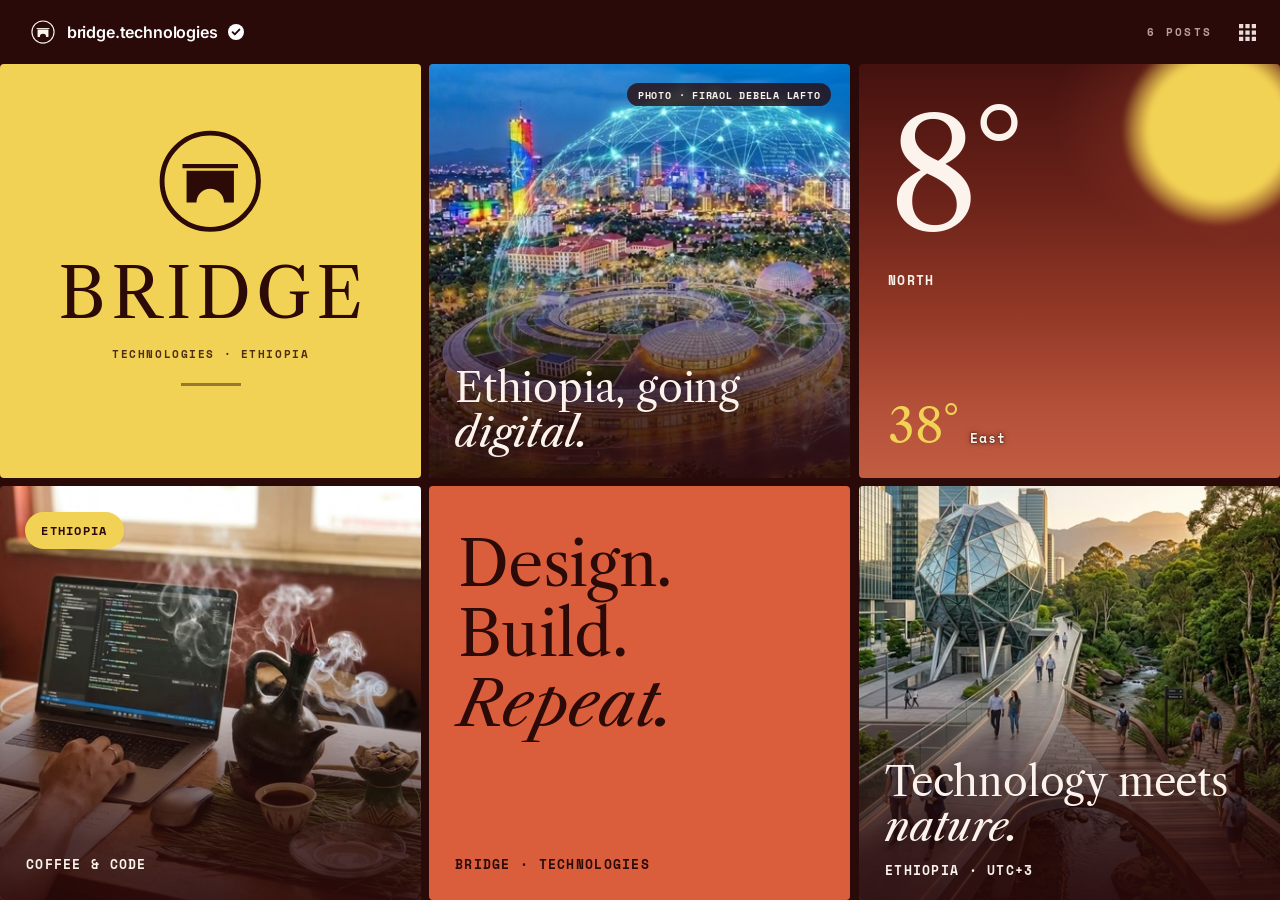
<file: index.html>
<!doctype html>
<html lang="en" dir="ltr">
<head>
  <meta charset="utf-8">
  <meta name="viewport" content="width=device-width, initial-scale=1">
  <title>Bridge Technologies — Technology company in Ethiopia</title>
  <meta name="description" content="Bridge Technologies is a technology company based in Ethiopia.">
  <meta name="color-scheme" content="dark">
  <meta name="theme-color" content="#2A0909">

  <!-- Open Graph / social preview. Add og:url and an absolute og:image once the production domain is known. -->
  <meta property="og:type" content="website">
  <meta property="og:site_name" content="Bridge Technologies">
  <meta property="og:title" content="Bridge Technologies">
  <meta property="og:description" content="Bridge Technologies is a technology company based in Ethiopia.">
  <meta property="og:locale" content="en_US">
  <meta name="twitter:card" content="summary_large_image">

  <link rel="icon" href="assets/images/favicon.svg" type="image/svg+xml">

  <!-- Above-the-fold fonts, self-hosted -->
  <link rel="preload" href="assets/fonts/libre-caslon-text-latin-400-normal.woff2" as="font" type="font/woff2" crossorigin>
  <link rel="stylesheet" href="assets/css/styles.css">

  <script type="application/ld+json">
  {
    "@context": "https://schema.org",
    "@type": "Organization",
    "name": "Bridge Technologies",
    "description": "Technology company based in Ethiopia.",
    "address": { "@type": "PostalAddress", "addressCountry": "ET" }
  }
  </script>
</head>
<body>
  <!-- Shared brand mark: a solid arch bridge inside a ring (stands in for the reference's flame mark) -->
  <svg class="visually-hidden" aria-hidden="true" focusable="false">
    <symbol id="bridge-mark" viewBox="0 0 64 64">
      <circle cx="32" cy="32" r="29.5" fill="none" stroke="currentColor" stroke-width="3"/>
      <path fill="currentColor" d="M17.5 25.5H46.5V45H40.4A8.4 8.4 0 0 0 23.6 45H17.5Z"/>
      <path fill="currentColor" d="M15 21.5h34v2.6H15z"/>
    </symbol>
  </svg>

  <main class="page">
    <article class="profile" aria-labelledby="brand-title">
      <header class="profile__bar">
        <p class="profile__id">
          <svg class="profile__avatar" aria-hidden="true" focusable="false"><use href="#bridge-mark"/></svg>
          <span class="profile__handle">bridge.technologies</span>
          <svg class="profile__badge" viewBox="0 0 16 16" aria-hidden="true" focusable="false">
            <circle cx="8" cy="8" r="8" fill="currentColor"/>
            <path d="M4.6 8.2l2.2 2.2 4.6-4.8" fill="none" stroke="#2A0909" stroke-width="1.9" stroke-linecap="round" stroke-linejoin="round"/>
          </svg>
        </p>
        <p class="profile__meta">
          <span class="profile__count">6 posts</span>
          <svg class="profile__grid-icon" viewBox="0 0 16 16" aria-hidden="true" focusable="false">
            <path fill="currentColor" d="M0 0h4v4H0zM6 0h4v4H6zM12 0h4v4h-4zM0 6h4v4H0zM6 6h4v4H6zM12 6h4v4h-4zM0 12h4v4H0zM6 12h4v4H6zM12 12h4v4h-4z"/>
          </svg>
        </p>
      </header>

      <ul class="grid" role="list">
        <!-- 1 · Brand -->
        <li class="tile tile--brand">
          <svg class="brand__mark" aria-hidden="true" focusable="false"><use href="#bridge-mark"/></svg>
          <h1 class="brand" id="brand-title">
            <span class="brand__name">Bridge</span>
            <span class="brand__tag">Technologies · Ethiopia</span>
          </h1>
          <span class="brand__rule" aria-hidden="true"></span>
        </li>

        <!-- 2 · Ethiopia Going Digital -->
        <li class="tile tile--photo">
          <figure class="tile__figure">
            <picture>
              <source type="image/avif" srcset="assets/images/photos/ethiopia-going-digital-448.avif 448w, assets/images/photos/ethiopia-going-digital-658.avif 658w" sizes="(max-width: 559.98px) 100vw, (max-width: 639.98px) 50vw, (max-aspect-ratio: 5/4) 50vw, 34vw">
              <source type="image/webp" srcset="assets/images/photos/ethiopia-going-digital-448.webp 448w, assets/images/photos/ethiopia-going-digital-658.webp 658w" sizes="(max-width: 559.98px) 100vw, (max-width: 639.98px) 50vw, (max-aspect-ratio: 5/4) 50vw, 34vw">
              <img class="tile__img tile__img--digital" src="assets/images/photos/ethiopia-going-digital.jpg" width="658" height="592" alt="Addis Ababa at night: a ring-shaped modern complex with glass domes and an illuminated skyline, overlaid with a glowing digital network dome." fetchpriority="high" decoding="async">
            </picture>
            <figcaption class="caption">Ethiopia, going <em>digital.</em></figcaption>
            <small class="photo-credit">Photo · Firaol Debela Lafto</small>
          </figure>
        </li>

        <!-- 3 · Location -->
        <li class="tile tile--sun">
          <span class="sun" aria-hidden="true"></span>
          <p class="visually-hidden">Based in Ethiopia, at roughly 8 degrees north and 38 degrees east.</p>
          <div class="reading" aria-hidden="true">
            <p class="reading__value">8<sup>°</sup></p>
            <p class="label">North</p>
          </div>
          <p class="reading reading--minor" aria-hidden="true">
            <span class="reading__minor-value">38<sup>°</sup></span>
            <span class="label label--inline">East</span>
          </p>
        </li>

        <!-- 4 · Ethiopian Digital Lifestyle -->
        <li class="tile tile--photo">
          <figure class="tile__figure">
            <picture>
              <source type="image/avif" srcset="assets/images/photos/ethiopian-digital-lifestyle-448.avif 448w, assets/images/photos/ethiopian-digital-lifestyle-640.avif 640w, assets/images/photos/ethiopian-digital-lifestyle-896.avif 896w" sizes="(max-width: 559.98px) 100vw, (max-width: 639.98px) 50vw, (max-aspect-ratio: 5/4) 50vw, 34vw">
              <source type="image/webp" srcset="assets/images/photos/ethiopian-digital-lifestyle-448.webp 448w, assets/images/photos/ethiopian-digital-lifestyle-640.webp 640w, assets/images/photos/ethiopian-digital-lifestyle-896.webp 896w" sizes="(max-width: 559.98px) 100vw, (max-width: 639.98px) 50vw, (max-aspect-ratio: 5/4) 50vw, 34vw">
              <img class="tile__img tile__img--lifestyle" src="assets/images/photos/ethiopian-digital-lifestyle.jpg" width="896" height="1200" alt="A morning desk by the window: hands on a laptop showing code, beside a jebena coffee pot, a cup of coffee and burning incense on fresh grass." loading="lazy" decoding="async">
            </picture>
            <figcaption>
              <span class="pill">Ethiopia</span>
              <span class="label label--foot">Coffee &amp; code</span>
            </figcaption>
          </figure>
        </li>

        <!-- 5 · Statement -->
        <li class="tile tile--statement">
          <p class="statement">Design.<br>Build.<br><em>Repeat.</em></p>
          <p class="label label--foot label--dark">Bridge · Technologies</p>
        </li>

        <!-- 6 · Technology Meets Nature -->
        <li class="tile tile--photo">
          <figure class="tile__figure">
            <picture>
              <source type="image/avif" srcset="assets/images/photos/technology-meets-nature-448.avif 448w, assets/images/photos/technology-meets-nature-640.avif 640w, assets/images/photos/technology-meets-nature-896.avif 896w" sizes="(max-width: 559.98px) 100vw, (max-width: 639.98px) 50vw, (max-aspect-ratio: 5/4) 50vw, 34vw">
              <source type="image/webp" srcset="assets/images/photos/technology-meets-nature-448.webp 448w, assets/images/photos/technology-meets-nature-640.webp 640w, assets/images/photos/technology-meets-nature-896.webp 896w" sizes="(max-width: 559.98px) 100vw, (max-width: 639.98px) 50vw, (max-aspect-ratio: 5/4) 50vw, 34vw">
              <img class="tile__img tile__img--nature" src="assets/images/photos/technology-meets-nature.jpg" width="896" height="1195" alt="People walking along a curved footbridge over a rocky stream, linking glass towers and a geodesic glass building to a forest trail and mountains at golden hour." loading="lazy" decoding="async">
            </picture>
            <figcaption class="caption caption--stacked">
              Technology meets <em>nature.</em>
              <span class="label">Ethiopia · UTC+3</span>
            </figcaption>
          </figure>
        </li>
      </ul>
    </article>
  </main>
</body>
</html>
</file>
<file: assets/css/styles.css>
/* ==========================================================================
   Bridge Technologies — landing page
   Full-bleed layout: a header bar across the top and a tile grid filling the
   rest of the viewport. Everything inside a tile is sized in cqmin (the tile's
   smaller side), so the proportions measured from the reference (350px tile)
   hold at any tile size.
   ========================================================================== */

/* ---------- Fonts (self-hosted, SIL OFL) ---------- */
@font-face {
  font-family: "Libre Caslon Text";
  src: url("../fonts/libre-caslon-text-latin-400-normal.woff2") format("woff2");
  font-weight: 400;
  font-style: normal;
  font-display: swap;
}
@font-face {
  font-family: "Libre Caslon Text";
  src: url("../fonts/libre-caslon-text-latin-400-italic.woff2") format("woff2");
  font-weight: 400;
  font-style: italic;
  font-display: swap;
}
@font-face {
  font-family: "Space Mono";
  src: url("../fonts/space-mono-latin-700-normal.woff2") format("woff2");
  font-weight: 700;
  font-style: normal;
  font-display: swap;
}
@font-face {
  font-family: "Inter";
  src: url("../fonts/inter-latin-600-normal.woff2") format("woff2");
  font-weight: 600;
  font-style: normal;
  font-display: swap;
}

/* ---------- Design tokens ---------- */
:root {
  /* Palette named in the reference */
  --midnight-merlot: #480d0e;
  --solar-orange: #db5e3c;
  --daybreak-yellow: #f2d254;

  /* Supporting tones sampled from the reference */
  --merlot-deep: #2a0909;   /* card + header surface */
  --merlot-ink: #2b0a08;    /* type on yellow / orange */
  --cream: #fbf3ec;         /* type on photos */
  --muted: #b8a09c;         /* "6 posts" */

  --font-serif: "Libre Caslon Text", "Iowan Old Style", "Palatino Linotype", Georgia, serif;
  --font-mono: "Space Mono", ui-monospace, "SFMono-Regular", Menlo, Consolas, monospace;
  --font-ui: "Inter", system-ui, -apple-system, "Segoe UI", Roboto, sans-serif;

  --bar-h: 64px;     /* header bar height (reference: 64px) */
  --gutter: 8px;     /* gap between tiles (reference: 8px) */
}

/* ---------- Base ---------- */
*,
*::before,
*::after {
  box-sizing: border-box;
}

html {
  -webkit-text-size-adjust: 100%;
  text-size-adjust: 100%;
}

body {
  margin: 0;
  min-height: 100vh;
  min-height: 100dvh;
  background: var(--merlot-deep);
  color: var(--cream);
  font-family: var(--font-serif);
  -webkit-font-smoothing: antialiased;
  -moz-osx-font-smoothing: grayscale;
  text-rendering: optimizeLegibility;
}

h1,
p,
figure,
ul {
  margin: 0;
  padding: 0;
}

img,
svg,
picture {
  display: block;
  max-width: 100%;
}

em {
  font-style: italic;
}

.visually-hidden {
  position: absolute !important;
  width: 1px;
  height: 1px;
  padding: 0;
  margin: -1px;
  overflow: hidden;
  clip: rect(0 0 0 0);
  clip-path: inset(50%);
  white-space: nowrap;
  border: 0;
}

/* ---------- Page (full-bleed: no outer frame) ---------- */
.page {
  min-height: 100vh;
  min-height: 100dvh;
}

.profile {
  container: profile / inline-size;
  display: flex;
  flex-direction: column;
  min-height: 100vh;
  min-height: 100dvh;
}

/* Header bar: avatar · handle · badge ........ 6 POSTS · grid icon */
.profile__bar {
  flex: none;
  display: flex;
  align-items: center;
  justify-content: space-between;
  height: var(--bar-h);
  padding-inline: clamp(16px, 2.4vw, 32px) clamp(16px, 1.9vw, 28px);
  background: var(--merlot-deep);
}

.profile__id,
.profile__meta {
  display: flex;
  align-items: center;
}

.profile__avatar {
  width: 24px;
  height: 24px;
  color: var(--cream);
}

.profile__handle {
  margin-inline-start: 12px;
  font-family: var(--font-ui);
  font-weight: 600;
  font-size: 16px;
  letter-spacing: -0.01em;
  color: #fff;
}

.profile__badge {
  width: 16px;
  height: 16px;
  margin-inline-start: 10px;
  color: #fff;
}

.profile__count {
  font-family: var(--font-mono);
  font-weight: 700;
  font-size: 11px;
  letter-spacing: 0.22em;
  text-transform: uppercase;
  color: var(--muted);
}

.profile__grid-icon {
  width: 17px;
  height: 17px;
  margin-inline-start: 26px;
  color: #e9dcda;
}

/* ---------- Grid ----------
   Tiles run edge to edge. Row height fills the space left under the header,
   clamped between 0.75x and 1.02x the tile width (the reference tile is 350 x 357)
   so tiles never get too squat or too tall. */
.grid {
  --cols: 3;
  --rows: 2;
  --tile-w: calc((100cqi - (var(--cols) - 1) * var(--gutter)) / var(--cols));
  --fill-h: calc((100dvh - var(--bar-h) - (var(--rows) - 1) * var(--gutter)) / var(--rows));
  flex: 1 0 auto;
  list-style: none;
  display: grid;
  grid-template-columns: repeat(var(--cols), minmax(0, 1fr));
  grid-auto-rows: clamp(calc(var(--tile-w) * 0.75), var(--fill-h), calc(var(--tile-w) * 1.02));
  gap: var(--gutter);
  align-content: start;
}

/* Portrait tablets and narrow windows: 2 columns x 3 rows */
@media (max-width: 639.98px), (max-aspect-ratio: 5/4) {
  .grid {
    --cols: 2;
    --rows: 3;
  }
}

/* Phones: single column, natural scroll */
@media (max-width: 559.98px) {
  :root {
    --bar-h: 56px;
  }
  .grid {
    --cols: 1;
    grid-auto-rows: calc(var(--tile-w) * 1.02);
  }
  .profile__handle {
    font-size: 15px;
  }
  .profile__grid-icon {
    margin-inline-start: 18px;
  }
}

/* ---------- Tile (shared) ---------- */
.tile {
  container: tile / size;
  position: relative;
  overflow: hidden;
  border-radius: 4px;
  isolation: isolate;
}

.tile__figure,
.tile__figure picture {
  position: absolute;
  inset: 0;
}

.tile__img {
  width: 100%;
  height: 100%;
  object-fit: cover;
}

/* Merlot shade at the foot of each photo, as in the reference, so captions stay legible.
   Applied as an overlay; the image files are untouched. */
.tile__figure::after {
  content: "";
  position: absolute;
  inset: 0;
  pointer-events: none;
  background: linear-gradient(
    180deg,
    rgb(42 9 9 / 0) 42%,
    rgb(42 9 9 / 0.45) 64%,
    rgb(42 9 9 / 0.82) 86%,
    rgb(42 9 9 / 0.9) 100%
  );
}

/* Crop focus for each provided photo (the files themselves are uncropped) */
.tile__img--digital {
  object-position: 55% 60%;   /* domed ring building and network dome */
}

/* Photographer credit for the Addis Ababa photo */
.photo-credit {
  position: absolute;
  top: 4.6cqmin;
  right: 4.6cqmin;
  z-index: 1;
  font-family: var(--font-mono);
  font-weight: 700;
  font-size: max(8px, 2.3cqmin);
  letter-spacing: 0.08em;
  text-transform: uppercase;
  padding: 1.1cqmin 2.6cqmin;
  border-radius: 999px;
  background: rgb(42 9 9 / 0.78);
  color: var(--cream);
  -webkit-backdrop-filter: blur(4px);
  backdrop-filter: blur(4px);
}

.tile__img--lifestyle {
  object-position: 50% 62%;   /* laptop, hand and jebena */
}

.tile__img--nature {
  object-position: 50% 58%;   /* bridge, glass dome and stream */
}

/* Tiny monospaced caption used across tiles */
.label {
  font-family: var(--font-mono);
  font-weight: 700;
  font-size: max(9px, 3.1cqmin);
  line-height: 1.2;
  letter-spacing: 0.1em;
  text-transform: uppercase;
}

.label--foot {
  position: absolute;
  left: 6.3cqmin;
  bottom: 6.6cqmin;
  z-index: 1;
  color: var(--cream);
}

.label--dark {
  color: var(--merlot-ink);
}

/* Serif caption over photos ("Steam, then silence." in the reference) */
.caption {
  position: absolute;
  left: 6.3cqmin;
  right: 6.3cqmin;
  bottom: 5.4cqmin;
  z-index: 1;
  font-family: var(--font-serif);
  font-size: 9.7cqmin;
  line-height: 1.12;
  letter-spacing: -0.005em;
  color: var(--cream);
  text-wrap: balance;
  text-shadow: 0 1px 12px rgb(26 4 3 / 0.35);
}

.caption em {
  display: block;
}

.caption--stacked {
  bottom: 5.2cqmin;
}

.caption--stacked .label {
  display: block;
  margin-top: 3.2cqmin;
  text-shadow: none;
}

/* ---------- 1 · Brand tile ---------- */
.tile--brand {
  display: flex;
  flex-direction: column;
  align-items: center;
  justify-content: center;
  padding-bottom: 3cqmin;
  background: var(--daybreak-yellow);
  color: var(--merlot-ink);
  text-align: center;
}

.brand__mark {
  width: 27cqmin;
  height: 27cqmin;
  color: var(--merlot-ink);
}

.brand {
  display: flex;
  flex-direction: column;
  align-items: center;
  font-weight: 400;
}

.brand__name {
  margin-top: 6.8cqmin;
  font-family: var(--font-serif);
  font-size: 17.6cqmin;
  line-height: 1;
  letter-spacing: 0.075em;
  margin-inline-end: -0.075em; /* optically re-centre tracked caps */
  text-transform: uppercase;
}

.brand__tag {
  margin-top: 4.4cqmin;
  font-family: var(--font-mono);
  font-weight: 700;
  font-size: max(9px, 2.9cqmin);
  letter-spacing: 0.14em;
  text-transform: uppercase;
  color: rgb(43 10 8 / 0.82);
}

.brand__rule {
  display: block;
  width: 15.5cqmin;
  height: max(1px, 0.6cqmin);
  margin-top: 5.4cqmin;
  background: rgb(43 10 8 / 0.45);
}

/* ---------- 3 · Location ("85°" sun tile in the reference) ---------- */
.tile--sun {
  background:
    radial-gradient(60% 45% at 88% 12%, rgb(219 94 60 / 0.35), transparent 70%),
    linear-gradient(180deg, #44110f 0%, #6a2219 32%, #923826 60%, #b5513a 84%, #c25d42 100%);
}

.sun {
  position: absolute;
  top: -7cqmin;
  right: -8cqmin;
  width: 46cqmin;
  height: 46cqmin;
  border-radius: 50%;
  background: radial-gradient(circle, var(--daybreak-yellow) 0 52%, rgb(242 210 84 / 0.55) 62%, rgb(242 210 84 / 0) 72%);
  filter: blur(0.6cqmin);
  z-index: -1;
}

.reading {
  position: absolute;
  left: 7cqmin;
  top: 8.6cqmin;
}

.reading__value {
  font-family: var(--font-serif);
  font-size: 37cqmin;
  line-height: 1;
  letter-spacing: -0.02em;
  color: var(--cream);
}

.reading__value sup,
.reading__minor-value sup {
  font-size: 1em;
  line-height: 0;
  vertical-align: baseline;
  margin-inline-start: -0.02em;
}

.reading .label {
  margin-top: 4.8cqmin;
  color: var(--cream);
}

.reading--minor {
  top: auto;
  bottom: 6.8cqmin;
  display: flex;
  align-items: baseline;
  gap: 2.6cqmin;
  color: var(--daybreak-yellow);
}

.reading__minor-value {
  font-family: var(--font-serif);
  font-size: 11.6cqmin;
  line-height: 1;
}

.label--inline {
  margin: 0;
  text-transform: none;
  letter-spacing: 0.08em;
  /* thin merlot halo keeps the reference's yellow-on-orange label legible (WCAG 1.4.3) */
  text-shadow:
    0 0 1px rgb(42 9 9 / 0.9),
    0 0 3px rgb(42 9 9 / 0.75),
    0 0 7px rgb(42 9 9 / 0.45);
}

/* ---------- 4 · Workspace pill ---------- */
.pill {
  position: absolute;
  top: 6.3cqmin;
  left: 6cqmin;
  z-index: 1;
  display: inline-flex;
  align-items: center;
  height: 8.8cqmin;
  padding-inline: 4cqmin;
  border-radius: 999px;
  background: var(--daybreak-yellow);
  color: var(--merlot-ink);
  font-family: var(--font-mono);
  font-weight: 700;
  font-size: max(9px, 3cqmin);
  letter-spacing: 0.1em;
  text-transform: uppercase;
}

/* ---------- 5 · Statement tile ---------- */
.tile--statement {
  background: var(--solar-orange);
  color: var(--merlot-ink);
}

.statement {
  position: absolute;
  left: 7cqmin;
  top: 10.4cqmin;
  font-family: var(--font-serif);
  font-size: 15.2cqmin;
  line-height: 1.11;
  letter-spacing: -0.01em;
}

/* ---------- Accessibility & robustness ---------- */
@media (forced-colors: active) {
  .tile {
    border: 1px solid CanvasText;
  }
  .pill {
    border: 1px solid CanvasText;
  }
}

@media print {
  body {
    background: #fff;
  }
  .profile {
    box-shadow: none;
  }
}
</file>
